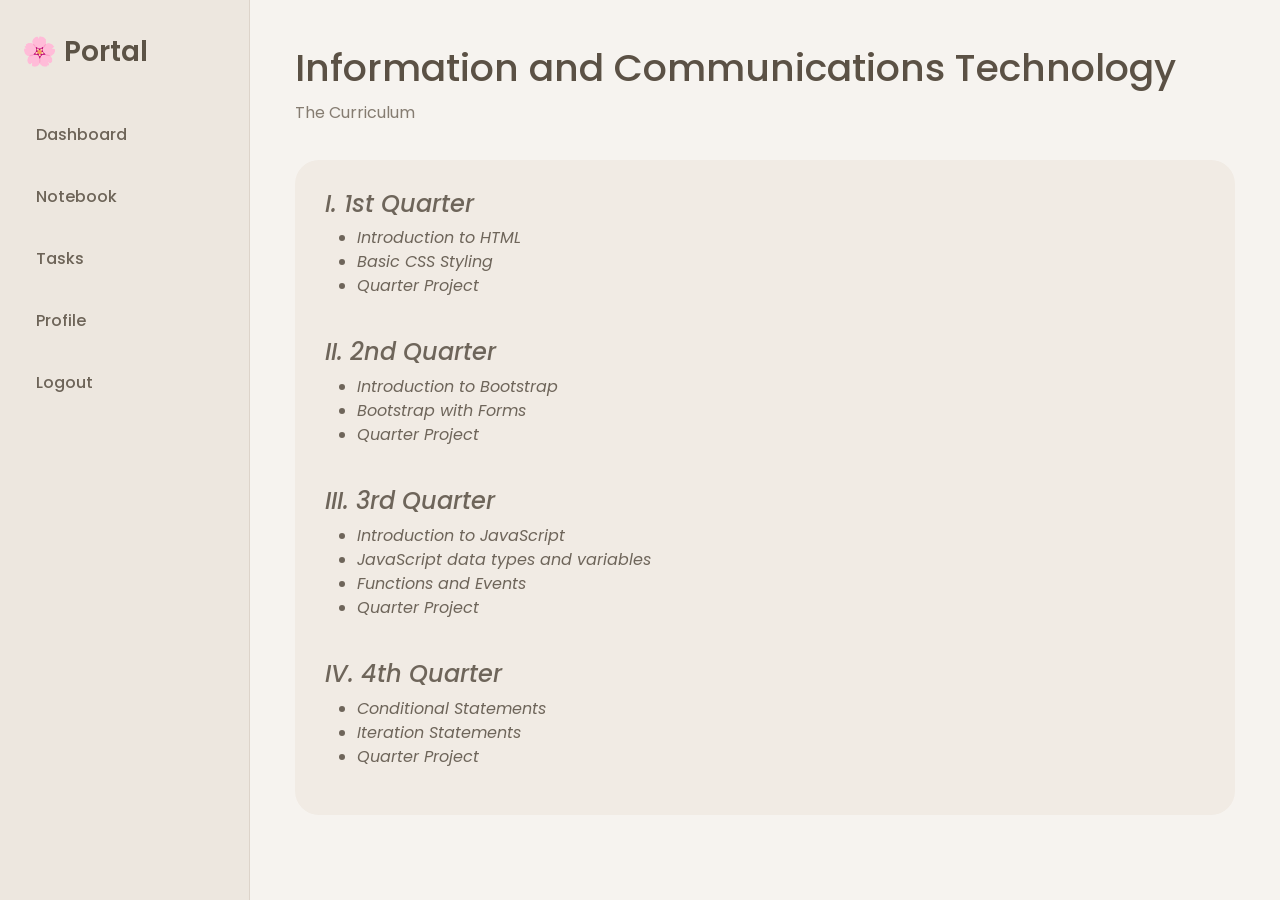
<file: dashboard.html>
<!DOCTYPE html>
<html lang="en">
<head>
    <meta charset="UTF-8">
    <meta name="viewport" content="width=device-width, initial-scale=1.0">
    <title>Dashboard</title>
    <link href="https://cdn.jsdelivr.net/npm/bootstrap@5.3.3/dist/css/bootstrap.min.css" rel="stylesheet">
    <link rel="stylesheet" href="style.css">
</head>
<body>
<div class="main-container">
    <div class="sidebar">
        <h2 class="portal-title">🌸 Portal</h2>
        <a href="dashboard.html">Dashboard</a>
        <a href="notebooks.html">Notebook</a>
        <a href="tasks.html">Tasks</a>
        <a href="profile.html">Profile</a>
        <a href="index.html">Logout</a>
    </div>
    <div class="content">
        <h1>Information and Communications Technology</h1>
        <p>The Curriculum</p>
        <div class="quote-box">
            <h4>I. <span>1st Quarter</span></h4>
            <ul>
                <li>Introduction to HTML</li>
                <li>Basic CSS Styling</li>
                <li>Quarter Project</li>
            </ul>
            <br>
            <h4>II. <span>2nd Quarter</span></h4>
            <ul>
                <li>Introduction to Bootstrap</li>
                <li>Bootstrap with Forms</li>
                <li>Quarter Project</li>
            </ul>
            <br>
            <h4>III. <span>3rd Quarter</span></h4>
            <ul>
                <li>Introduction to JavaScript</li>
                <li>JavaScript data types and variables</li>
                <li>Functions and Events</li>
                <li>Quarter Project</li>
            </ul>
            <br>
            <h4>IV. <span>4th Quarter</span></h4>
            <ul>
                <li>Conditional Statements</li>
                <li>Iteration Statements</li>
                <li>Quarter Project</li>
            </ul>
        </div>
    </div>
</div>
</body>
</html>
</file>
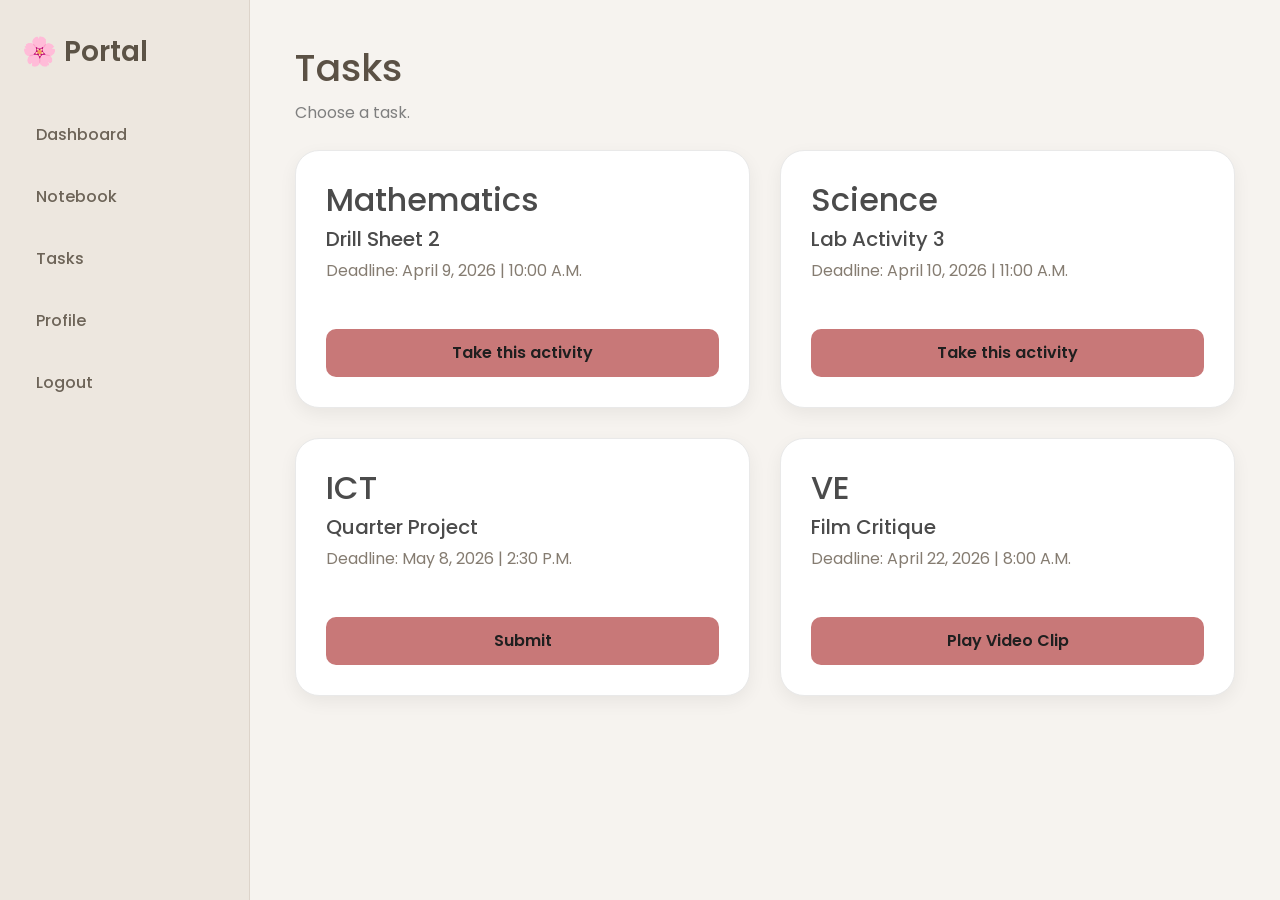
<file: tasks.html>
<!DOCTYPE html>
<html lang="en">
<head>
    <meta charset="UTF-8">
    <meta name="viewport" content="width=device-width, initial-scale=1.0">
    <title>Tasks</title>
    <link href="https://cdn.jsdelivr.net/npm/bootstrap@5.3.3/dist/css/bootstrap.min.css" rel="stylesheet">
    <link rel="stylesheet" href="style.css">
</head>
<body>
<div class="main-container">
    <div class="sidebar">
        <h2 class="portal-title">🌸 Portal</h2>
        <a href="dashboard.html">Dashboard</a>
        <a href="notebooks.html">Notebook</a>
        <a href="tasks.html">Tasks</a>
        <a href="profile.html">Profile</a>
        <a href="index.html">Logout</a>
    </div>
    <div class="content">
        <div class="tasks-header">
            <h1>Tasks</h1>
            <p>Choose a task.</p>
        </div>
        <div class="tasks-grid">
            <div class="modern-task-card">
                <h2>Mathematics</h2>
                <div class="task-info">
                    <h5>Drill Sheet 2</h5>
                    <p>Deadline: April 9, 2026 | 10:00 A.M.</p>
                </div>
                <button class="task-btn">
                    Take this activity
                </button>
            </div>
            <div class="modern-task-card">
                <h2>Science</h2>
                <div class="task-info">
                    <h5>Lab Activity 3</h5>
                    <p>Deadline: April 10, 2026 | 11:00 A.M.</p>
                </div>
                <button class="task-btn">
                    Take this activity
                </button>
            </div>
            <div class="modern-task-card">
                <h2>ICT</h2>
                <div class="task-info">
                    <h5>Quarter Project</h5>
                    <p>Deadline: May 8, 2026 | 2:30 P.M.</p>
                </div>
                <button class="task-btn">
                    Submit
                </button>
            </div>
            <div class="modern-task-card">
                <h2>VE</h2>
                <div class="task-info">
                    <h5>Film Critique</h5>
                    <p>Deadline: April 22, 2026 | 8:00 A.M.</p>
                </div>
                <button class="task-btn">
                    Play Video Clip
                </button>
            </div>
        </div>
    </div>
</div>
</body>
</html>
</file>
<file: style.css>
@import url('https://fonts.googleapis.com/css2?family=Poppins:wght@300;400;500;600&display=swap');
*{
    margin:0;
    padding:0;
    box-sizing:border-box;
    font-family:'Poppins', sans-serif;
}
body{
    background:#f6f3ef;
    color:#4b4b4b;
}
.login-body{
    height:100vh;
    display:flex;
    justify-content:center;
    align-items:center;
    background:
    linear-gradient(rgba(246,243,239,0.85),
    rgba(246,243,239,0.85)),
    url('https://images.unsplash.com/photo-1519389950473-47ba0277781c?q=80&w=1200&auto=format&fit=crop');
    background-size:cover;
    background-position:center;
}
.login-card{
    width:370px;
    background:#ffffff;
    padding:45px;
    border-radius:28px;
    box-shadow:0 8px 30px rgba(0,0,0,0.08);
    text-align:center;
    backdrop-filter:blur(5px);
}
.logo{
    width:85px;
    margin-bottom:15px;
}
.login-card h1{
    font-size:32px;
    color:#5c5346;
    margin-bottom:10px;
}
.login-card p{
    color:#8c8478;
    margin-bottom:25px;
}
.form-control{
    border:none;
    background:#f3efe9;
    padding:14px;
    border-radius:14px;
}
.form-control:focus{
    box-shadow:none;
    background:#ece7e0;
}
.login-btn{
    width:100%;
    padding:12px;
    border:none;
    border-radius:14px;
    background:#8d7b68;
    color:white;
    font-weight:500;
    transition:0.3s;
}
.login-btn:hover{
    background:#6f5f50;
}
.forgot{
    margin-top:18px;
    font-size:13px;
    color:#9d9488;
}
.main-container{
    display:flex;
    min-height:100vh;
}
.sidebar{
    width:250px;
    min-height:100vh;
    background:#ede7df;
    padding:35px 22px;
    border-right:1px solid #ddd4ca;
    position:sticky;
    top:0;
}
.portal-title{
    color:#5c5346;
    margin-bottom:40px;
    font-size:28px;
    font-weight:600;
}
.sidebar a{
    display:block;
    text-decoration:none;
    color:#6d6458;
    padding:14px;
    margin-bottom:10px;
    border-radius:14px;
    transition:0.3s;
    font-weight:500;
}
.sidebar a:hover{
    background:#d9cec1;
    color:#4f463d;
}
.content{
    flex:1;
    padding:45px;
}
.content h1{
    color:#5b5145;
    font-size:38px;
    margin-bottom:10px;
}
.content p{
    color:#857c71;
}
.cards{
    display:flex;
    gap:20px;
    margin-top:35px;
    flex-wrap:wrap;
}
.dashboard-card{
    width:220px;
    background:white;
    padding:28px;
    border-radius:24px;
    box-shadow:0 4px 15px rgba(0,0,0,0.05);
}
.dashboard-card h3{
    color:#7b6f63;
    margin-bottom:12px;
}
.dashboard-card h2{
    font-size:42px;
    color:#4d4338;
}
.quote-box{
    margin-top:35px;
    background:#f1ebe4;
    padding:30px;
    border-radius:24px;
    font-style:italic;
    color:#6e655a;
}
.subject-grid{
    display:grid;
    grid-template-columns:repeat(3, 1fr);
    gap:30px;
    margin-top:35px;
    align-items:stretch;
}
.subject-card{
    background:white;
    border-radius:24px;
    padding:28px;
    min-height:230px;
    display:flex;
    flex-direction:column;
    justify-content:space-between;
    box-shadow:0 4px 15px rgba(0,0,0,0.05);
    transition:0.3s;
}
.subject-card:hover{
    transform:translateY(-4px);
}
.subject-card h3{
    color:#5e5448;
    font-size:30px;
    margin-bottom:20px;
}
.subject-card p{
    color:#908579;
    margin:6px 0;
}
.card-image img{
    width:100%;
    height:180px;
    object-fit:cover;
}
.card-content{
    padding:20px;
}
.tasks-header{
    margin-bottom:25px;
}
.tasks-header h2{
    font-size:42px;
    color:#4d4338;
}
.tasks-header p{
    color:#7f7f7f;
}
.tasks-grid{
    display:grid;
    grid-template-columns:repeat(2,1fr);
    gap:30px;
    margin-top:25px;
    align-items:stretch;
}
.modern-task-card{
    background:white;
    padding:30px;
    border-radius:24px;
    border:1px solid #e9e9e9;
    box-shadow:0 6px 18px rgba(0,0,0,0.06);
    width:100%;
    min-height:250px;
    display:flex;
    flex-direction:column;
    justify-content:space-between;
    transition:0.25s ease;
}
.modern-task-card:hover{
    transform:translateY(-4px);
    box-shadow:0 12px 28px rgba(0,0,0,0.10);
}
.task-btn{
    width:100%;
    border:none;
    padding:12px;
    border-radius:10px;
    background:#c87878;
    color:#1f1f1f;
    font-weight:600;
    transition:0.3s;
    margin-top:30px;
}
.task-btn:hover{
    background:#c87878;
}
.profile-content{
    min-height:100vh;
    display:flex;
    justify-content:center;
    align-items:center;
    padding:40px;
}
.profile-wrapper{
    display:flex;
    align-items:center;
    gap:60px;
    flex-wrap:wrap;
}
.profile-left{
    display:flex;
    flex-direction:column;
    align-items:center;
    gap:20px;
}
.profile-pic{
    width:150px;
    height:150px;
    border-radius:50%;
    object-fit:cover;
    border:6px solid #ece4db;
    background:#ffffff;
}
.profile-left input[type="file"]{
    background:white;
    padding:10px;
    border-radius:10px;
    border:1px solid #ddd;
    width:220px;
}
.profile-card{
    width:500px;
    background:white;
    padding:40px;
    border-radius:24px;
    box-shadow:0 8px 24px rgba(0,0,0,0.08);
}
.profile-card h2{
    color:#4d4338;
    font-size:40px;
    margin-bottom:30px;
}
.profile-info{
    margin-bottom:24px;
}
.profile-info label{
    display:block;
    font-size:15px;
    color:#8c8478;
    margin-bottom:5px;
}
.profile-info p{
    font-size:22px;
    font-weight:600;
    color:#4d4338;
}
.change-btn{
    width:100%;
    border:none;
    padding:14px;
    border-radius:12px;
    background:#c87878;
    color:#1f1f1f;
    font-weight:600;
    font-size:16px;
    cursor:pointer;
    transition:0.3s;
    margin-top:10px;
}
.change-btn:hover{
    background:#2dc5ed;
}
@media(max-width:992px){
    .subject-grid{
        grid-template-columns:repeat(2,1fr);
    }
    .tasks-grid{
        grid-template-columns:1fr;
    }
}
@media(max-width:900px){
    .main-container{
        flex-direction:column;
    }
    .sidebar{
        width:100%;
        min-height:auto;
    }
    .cards{
        flex-direction:column;
    }
    .task-card{
        width:100%;
    }
    .profile-wrapper{
        flex-direction:column;
        text-align:center;
    }
}
@media(max-width:768px){
    .content{
        padding:25px;
    }
    .subject-grid{
        grid-template-columns:1fr;
    }
    .subject-card{
        min-height:200px;
    }
    .content h1{
        font-size:32px;
    }
    .profile-card{
        width:100%;
    }
    .profile-card h2{
        font-size:32px;
    }
    .profile-info p{
        font-size:18px;
    }
}
</file>
